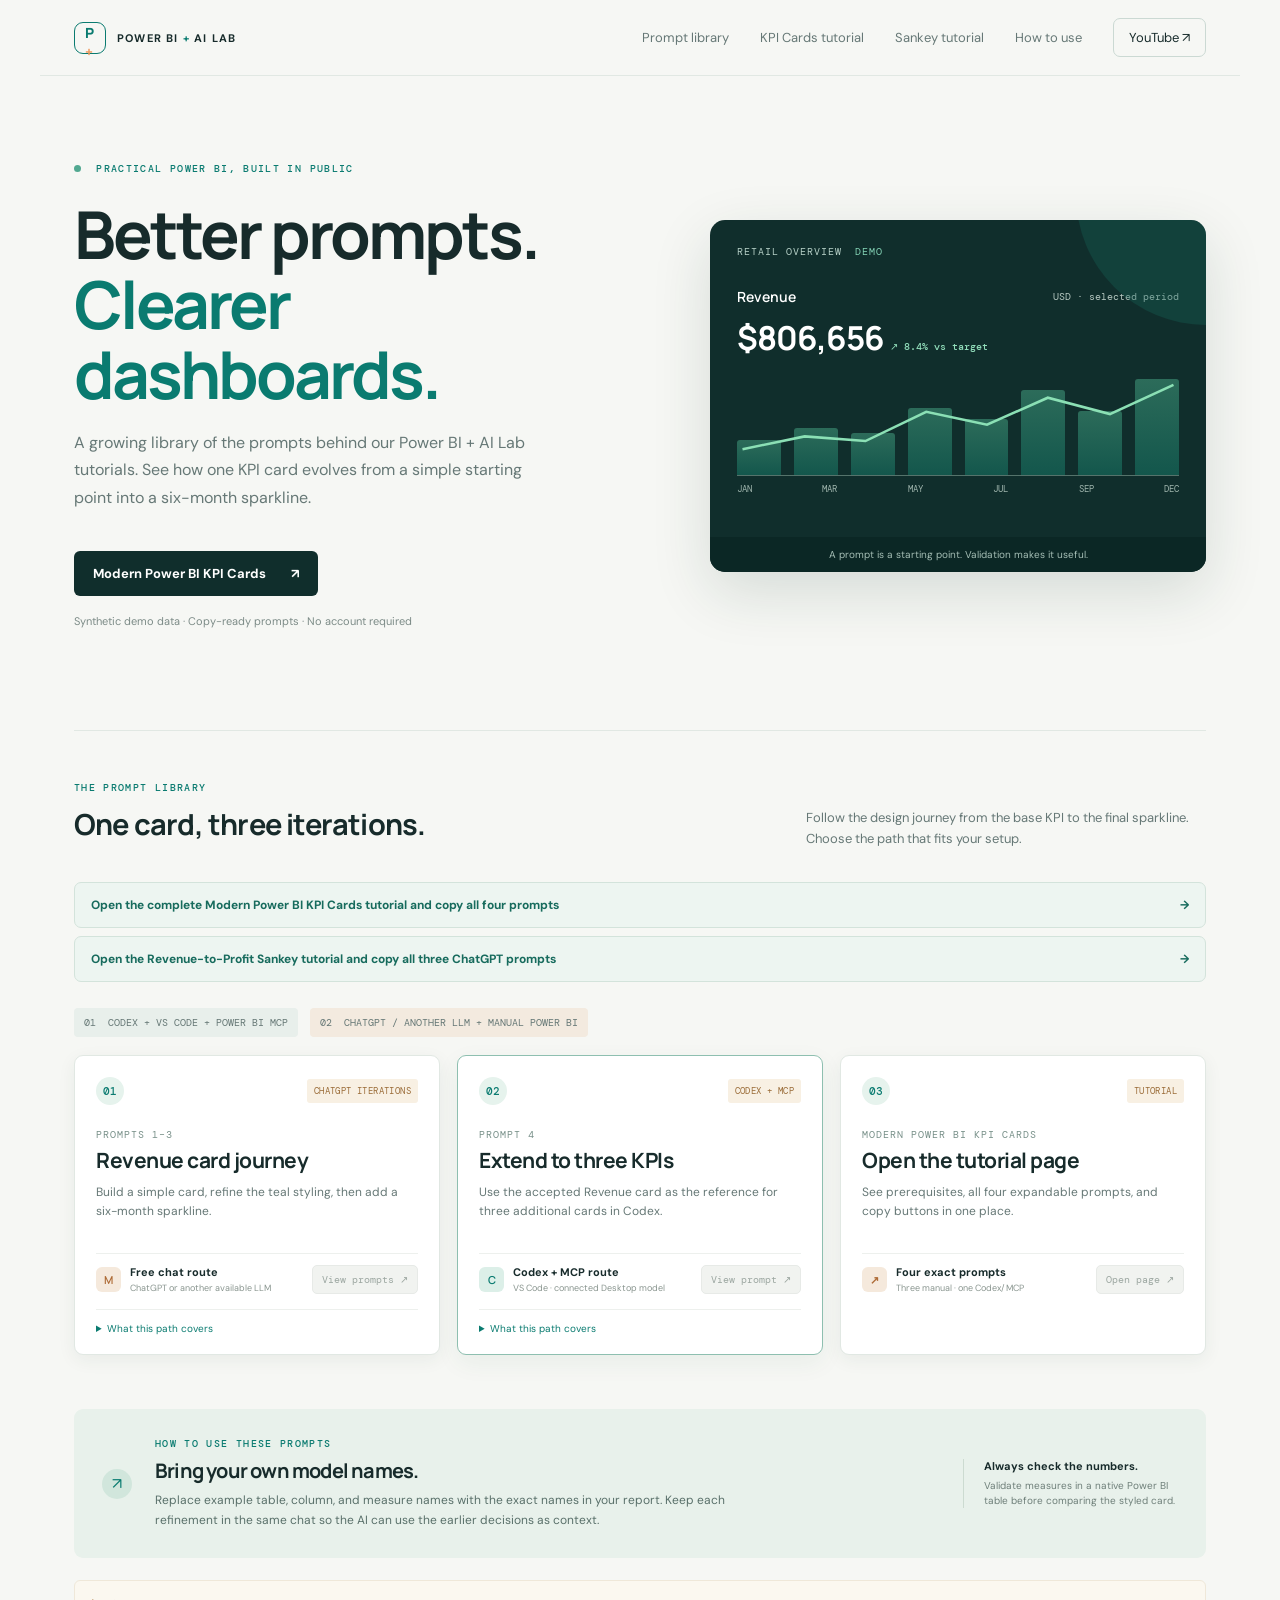
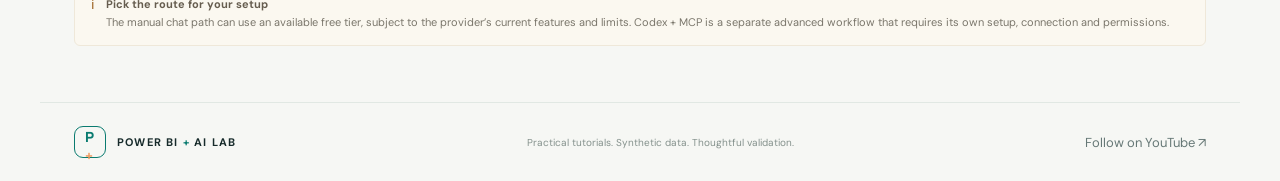
<file: index.html>
<!doctype html>
<html lang="en">
<head>
  <meta charset="utf-8">
  <meta name="viewport" content="width=device-width, initial-scale=1">
  <meta name="theme-color" content="#f6f7f4">
  <meta name="description" content="Prompt notes and practical Power BI experiments from Power BI + AI Lab.">
  <title>Power BI + AI Lab | Prompt Library</title>
  <link rel="stylesheet" href="styles.css">
</head>
<body>
  <header class="topbar">
    <a class="brand" href="#top" aria-label="Power BI and AI Lab home"><span class="brand-mark">P<span>+</span></span><span>POWER BI <i>+</i> AI LAB</span></a>
    <nav aria-label="Main navigation"><a href="#prompts">Prompt library</a><a href="tutorials/modern-power-bi-kpi-cards/">KPI Cards tutorial</a><a href="tutorials/revenue-to-profit-sankey/">Sankey tutorial</a><a href="#how-it-works">How to use</a><a class="nav-cta" href="https://www.youtube.com/@PowerBIAILab" target="_blank" rel="noreferrer">YouTube ↗</a></nav>
  </header>
  <main id="top">
    <section class="hero">
      <div class="hero-copy"><p class="eyebrow"><span class="live-dot"></span> PRACTICAL POWER BI, BUILT IN PUBLIC</p>
        <h1>Better prompts.<br><em>Clearer dashboards.</em></h1>
        <p class="lede">A growing library of the prompts behind our Power BI + AI Lab tutorials. See how one KPI card evolves from a simple starting point into a six-month sparkline.</p>
        <a class="button primary" href="tutorials/modern-power-bi-kpi-cards/">Modern Power BI KPI Cards <span>↗</span></a>
        <p class="hero-note">Synthetic demo data · Copy-ready prompts · No account required</p>
      </div>
      <div class="hero-art" aria-label="Illustration of a dashboard with KPI cards and a sparkline" role="img">
        <div class="art-label">RETAIL OVERVIEW <span>DEMO</span></div><div class="art-top"><b>Revenue</b><small>USD · selected period</small></div>
        <div class="art-value">$806,656<small> ↗ 8.4% vs target</small></div><div class="chart"><span style="--h:36%"></span><span style="--h:49%"></span><span style="--h:43%"></span><span style="--h:70%"></span><span style="--h:58%"></span><span style="--h:88%"></span><span style="--h:66%"></span><span style="--h:100%"></span><svg viewBox="0 0 320 82" preserveAspectRatio="none" aria-hidden="true"><polyline points="4,60 49,49 93,53 137,28 181,39 225,16 270,30 316,5"/></svg></div>
        <div class="art-bottom"><span>JAN</span><span>MAR</span><span>MAY</span><span>JUL</span><span>SEP</span><span>DEC</span></div><div class="art-caption">A prompt is a starting point. Validation makes it useful.</div>
      </div>
    </section>
    <section class="intro" id="prompts"><div><p class="eyebrow">THE PROMPT LIBRARY</p><h2>One card, three iterations.</h2></div><p>Follow the design journey from the base KPI to the final sparkline. Choose the path that fits your setup.</p></section>
    <a class="tutorial-link" href="tutorials/modern-power-bi-kpi-cards/">Open the complete Modern Power BI KPI Cards tutorial and copy all four prompts <span>→</span></a>
    <a class="tutorial-link" href="tutorials/revenue-to-profit-sankey/">Open the Revenue-to-Profit Sankey tutorial and copy all three ChatGPT prompts <span>→</span></a>
    <div class="path-key"><span class="path-a">01&nbsp; Codex + VS Code + Power BI MCP</span><span class="path-b">02&nbsp; ChatGPT / another LLM + manual Power BI</span></div>
    <section class="versions" aria-label="Modern Power BI KPI Cards tutorial">
      <article class="version-card"><div class="card-head"><span class="step">01</span><span class="status">CHATGPT ITERATIONS</span></div><p class="version-label">PROMPTS 1–3</p><h3>Revenue card journey</h3><p class="card-copy">Build a simple card, refine the teal styling, then add a six-month sparkline.</p><div class="path-row"><div><span class="path-icon b">M</span><div><b>Free chat route</b><small>ChatGPT or another available LLM</small></div></div><a class="copy link-button" href="tutorials/modern-power-bi-kpi-cards/#chatgpt">View prompts ↗</a></div><details><summary>What this path covers</summary><p>Three consecutive design iterations for a revenue card, with manual Power BI setup and native-table validation.</p></details></article>
      <article class="version-card featured"><div class="card-head"><span class="step">02</span><span class="status">CODEX + MCP</span></div><p class="version-label">PROMPT 4</p><h3>Extend to three KPIs</h3><p class="card-copy">Use the accepted Revenue card as the reference for three additional cards in Codex.</p><div class="path-row"><div><span class="path-icon a">C</span><div><b>Codex + MCP route</b><small>VS Code · connected Desktop model</small></div></div><a class="copy link-button" href="tutorials/modern-power-bi-kpi-cards/#codex">View prompt ↗</a></div><details><summary>What this path covers</summary><p>Inspect the existing model, add presentation measures, validate matching cards, and handle report layout through supported PBIP/PBIR or manual steps.</p></details></article>
      <article class="version-card"><div class="card-head"><span class="step">03</span><span class="status">TUTORIAL</span></div><p class="version-label">MODERN POWER BI KPI CARDS</p><h3>Open the tutorial page</h3><p class="card-copy">See prerequisites, all four expandable prompts, and copy buttons in one place.</p><div class="path-row"><div><span class="path-icon b">↗</span><div><b>Four exact prompts</b><small>Three manual · one Codex/MCP</small></div></div><a class="copy link-button" href="tutorials/modern-power-bi-kpi-cards/">Open page ↗</a></div></article>
    </section>
    <section class="callout" id="how-it-works"><div class="callout-mark">↗</div><div><p class="eyebrow">HOW TO USE THESE PROMPTS</p><h2>Bring your own model names.</h2><p>Replace example table, column, and measure names with the exact names in your report. Keep each refinement in the same chat so the AI can use the earlier decisions as context.</p></div><div class="callout-side"><b>Always check the numbers.</b><span>Validate measures in a native Power BI table before comparing the styled card.</span></div></section>
    <section class="note"><span>i</span><p><b>Pick the route for your setup</b><br>The manual chat path can use an available free tier, subject to the provider’s current features and limits. Codex + MCP is a separate advanced workflow that requires its own setup, connection and permissions.</p></section>
  </main>
  <footer><a class="brand" href="#top"><span class="brand-mark">P<span>+</span></span><span>POWER BI <i>+</i> AI LAB</span></a><span>Practical tutorials. Synthetic data. Thoughtful validation.</span><a href="https://www.youtube.com/@PowerBIAILab" target="_blank" rel="noreferrer">Follow on YouTube ↗</a></footer>
</body>
</html>
</file>
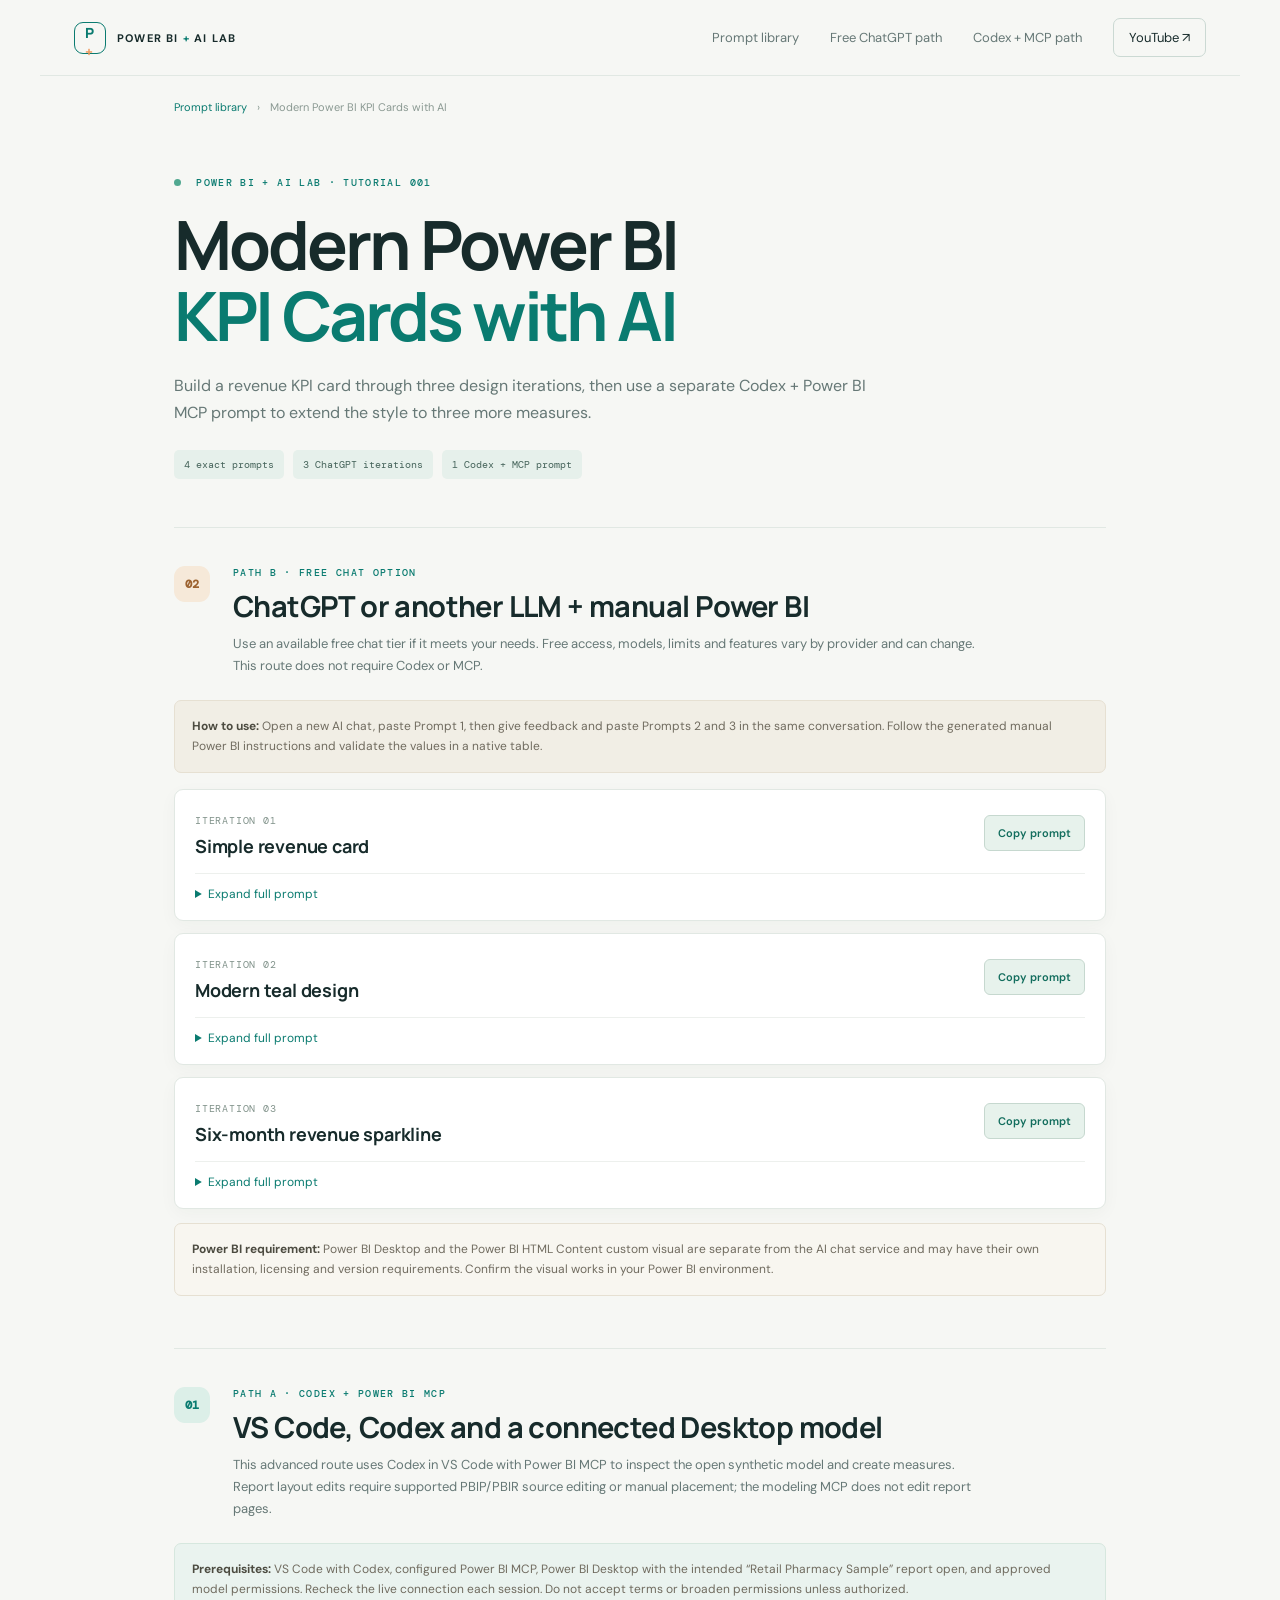
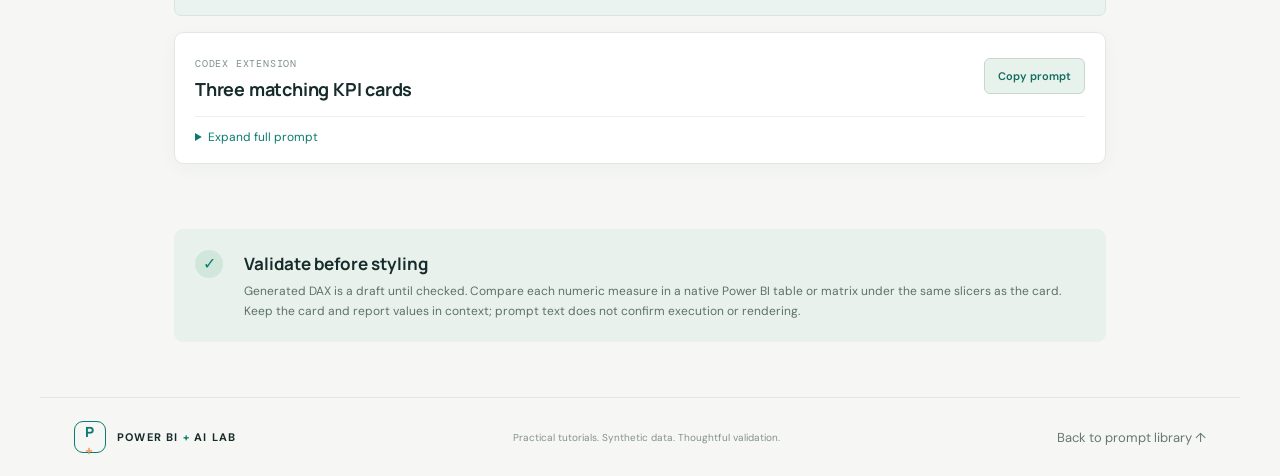
<file: tutorials/modern-power-bi-kpi-cards/index.html>
<!doctype html>
<html lang="en">
<head>
  <meta charset="utf-8">
  <meta name="viewport" content="width=device-width, initial-scale=1">
  <meta name="theme-color" content="#f6f7f4">
  <meta name="description" content="Four copy-ready AI prompts for building modern Power BI KPI cards: three ChatGPT iterations and one Codex with Power BI MCP prompt.">
  <title>Modern Power BI KPI Cards with AI | Power BI + AI Lab</title>
  <link rel="stylesheet" href="../../styles.css">
  <link rel="stylesheet" href="styles.css">
</head>
<body>
  <header class="topbar">
    <a class="brand" href="../../" aria-label="Power BI and AI Lab home"><span class="brand-mark">P<span>+</span></span><span>POWER BI <i>+</i> AI LAB</span></a>
    <nav aria-label="Main navigation"><a href="../../#prompts">Prompt library</a><a href="#chatgpt">Free ChatGPT path</a><a href="#codex">Codex + MCP path</a><a class="nav-cta" href="https://www.youtube.com/@PowerBIAILab" target="_blank" rel="noreferrer">YouTube ↗</a></nav>
  </header>
  <main id="top" class="tutorial-main">
    <div class="breadcrumbs"><a href="../../">Prompt library</a><span>›</span><span>Modern Power BI KPI Cards with AI</span></div>
    <section class="tutorial-hero">
      <p class="eyebrow"><span class="live-dot"></span> POWER BI + AI LAB · TUTORIAL 001</p>
      <h1>Modern Power BI<br><em>KPI Cards with AI</em></h1>
      <p class="lede">Build a revenue KPI card through three design iterations, then use a separate Codex + Power BI MCP prompt to extend the style to three more measures.</p>
      <div class="hero-chips"><span>4 exact prompts</span><span>3 ChatGPT iterations</span><span>1 Codex + MCP prompt</span></div>
    </section>
    <section class="path-panel" id="chatgpt">
      <div class="path-heading"><span class="route-number manual">02</span><div><p class="eyebrow">PATH B · FREE CHAT OPTION</p><h2>ChatGPT or another LLM + manual Power BI</h2><p>Use an available free chat tier if it meets your needs. Free access, models, limits and features vary by provider and can change. This route does not require Codex or MCP.</p></div></div>
      <div class="steps-note"><b>How to use:</b> Open a new AI chat, paste Prompt 1, then give feedback and paste Prompts 2 and 3 in the same conversation. Follow the generated manual Power BI instructions and validate the values in a native table.</div>
      <article class="prompt-card">
        <div class="prompt-title"><div><span class="iteration">ITERATION 01</span><h3>Simple revenue card</h3></div><button class="copy-button" data-copy="prompt-1">Copy prompt</button></div>
        <details><summary>Expand full prompt</summary><pre id="prompt-1">You are a Principal Power BI developer. Help me create a simple revenue KPI card using the Power BI HTML Content custom visual.

My table is StarterDailyKPI. These validated measures already exist:
- [Total Revenue] — revenue in US dollars
- [Revenue Target] — target in US dollars
- [Revenue Attainment] — revenue divided by target

They respond to Month, Region, and Store slicers. Keep these measures and their filter behavior unchanged.

Create a DAX measure named [Revenue Card HTML] showing:
- “Revenue” as the title
- Revenue as the main value, using compact currency formatting
- Target and attainment underneath

Use a compact layout suitable for several cards in one row: white background, readable text, one subtle border, minimal padding, and no unnecessary outer spacing. Avoid fixed dimensions that cause scrolling. Do not hide overflow or clip content.

At the top of the DAX, include clearly commented settings for colors, font sizes, border color/width, corner radius, padding, and text spacing. Make these easy for a beginner to adjust.

Show “No data” for blank revenue, preserve zero values, and show “N/A” for blank attainment.

Provide the complete DAX and brief visual setup instructions. Explain which settings to adjust if the card is too large or has extra space around it. State any visual-version limitations.

This is version one of at least three iterations. Keep it simple—no charts, progress bars, or icons yet. Wait for my feedback before improving it.</pre></details>
      </article>
      <article class="prompt-card">
        <div class="prompt-title"><div><span class="iteration">ITERATION 02</span><h3>Modern teal design</h3></div><button class="copy-button" data-copy="prompt-2">Copy prompt</button></div>
        <details><summary>Expand full prompt</summary><pre id="prompt-2">Let’s create version two of the card. Make it look more modern while keeping it compact and readable alongside other cards.

Use a restrained teal accent, a slim accent strip on the left, a subtle background tint, and clearer contrast between the main revenue value and supporting text. Improve spacing without making the card larger. Avoid heavy shadows.

Keep the commented customization variables at the top of the DAX. Add clearly explained settings for the accent color and strip width.

Preserve the existing measures, slicer behavior, currency formatting, and blank/zero handling. Do not add charts, progress bars, or icons yet. Avoid fixed dimensions, scrolling, clipped content, or unnecessary outer spacing.

Provide the complete replacement [Revenue Card HTML] measure and briefly explain the design changes. Wait for my feedback before the next iteration.</pre></details>
      </article>
      <article class="prompt-card">
        <div class="prompt-title"><div><span class="iteration">ITERATION 03</span><h3>Six-month revenue sparkline</h3></div><button class="copy-button" data-copy="prompt-3">Copy prompt</button></div>
        <details><summary>Expand full prompt</summary><pre id="prompt-3">Let’s create version three by adding a compact six-month revenue sparkline. Keep the current styling and editable customization settings.

Use [Total Revenue], 'StarterDailyKPI'[Date], and the Month slicer 'StarterDailyKPI'[Year Month]. Store and Region columns are [StoreName] and [Region].

Period rules:
- Default to the latest six calendar months in the dataset—not relative to today.
- Use that default when the slicer is cleared, unrestricted, or all months/years are selected.
- When one month is selected, make it the sixth and final month, preceded by five calendar months.
- When several months are selected, consecutive or scattered, use the latest selected month as the sixth month.
- Always show six consecutive calendar months, including months outside the slicer selection.

Examples:
- All months selected, with data ending December 2025: July–December 2025.
- October 2025 selected: May–October 2025.
- March and December 2025 selected: July–December 2025.

Keep the anchor consistent across stores. Override date filters only for the sparkline window; preserve Store, Region, and other non-date filters. Keep the main card values tied to the actual slicer selection.

Label the sparkline’s period. Preserve recorded zeros, show gaps for missing months, and safely handle incomplete history, flat or negative values, single-point and all-blank results.

Use inline SVG supported by HTML Content, without JavaScript or external assets. Format SVG coordinates, line thickness and marker sizes using FORMAT(value, "0.000", "en-US"). Avoid "0.###", which can produce trailing decimal points such as "5.".

Use descriptive __-prefixed DAX variables to avoid reserved-name collisions.

Create helper measures if useful. Add beginner-friendly comments explaining the default period, selected-month behavior, filter handling, missing data and scaling. Include editable settings for month count, line color, thickness, height, markers and spacing.

Keep the card compact without clipping content or hiding scrollbars.

Provide complete DAX for any helper measures and the replacement HTML measure, with brief setup instructions. Include native-table checks for all months selected, one month selected, and scattered selections. Do not claim execution or rendering was tested.

Wait for my feedback.</pre></details>
      </article>
      <p class="requirements"><b>Power BI requirement:</b> Power BI Desktop and the Power BI HTML Content custom visual are separate from the AI chat service and may have their own installation, licensing and version requirements. Confirm the visual works in your Power BI environment.</p>
    </section>
    <section class="path-panel codex-panel" id="codex">
      <div class="path-heading"><span class="route-number codex">01</span><div><p class="eyebrow">PATH A · CODEX + POWER BI MCP</p><h2>VS Code, Codex and a connected Desktop model</h2><p>This advanced route uses Codex in VS Code with Power BI MCP to inspect the open synthetic model and create measures. Report layout edits require supported PBIP/PBIR source editing or manual placement; the modeling MCP does not edit report pages.</p></div></div>
      <div class="steps-note"><b>Prerequisites:</b> VS Code with Codex, configured Power BI MCP, Power BI Desktop with the intended “Retail Pharmacy Sample” report open, and approved model permissions. Recheck the live connection each session. Do not accept terms or broaden permissions unless authorized.</div>
      <article class="prompt-card">
        <div class="prompt-title"><div><span class="iteration">CODEX EXTENSION</span><h3>Three matching KPI cards</h3></div><button class="copy-button" data-copy="prompt-4">Copy prompt</button></div>
        <details><summary>Expand full prompt</summary><pre id="prompt-4">You are a Principal Power BI developer. Use the configured Power BI MCP to discover and connect to the open “Retail Pharmacy Sample” report in Power BI Desktop.

Inspect the existing measures and use my completed HTML Content Revenue KPI card as the design reference. Identify the measure actually bound to that visual; do not assume an older Revenue HTML measure is the final version.

Create matching HTML Content cards for:
- [Filled Prescriptions]
- [Gross Margin]
- [Average Wait Minutes]

Match the Revenue card’s colors, accent strip, typography, borders, spacing, and sparkline style. Keep the cards compact enough to fit together in the existing four-card row.

Use the existing numeric measures unchanged:
- Filled Prescriptions: whole-number count.
- Gross Margin: percentage calculated from total gross profit divided by total revenue.
- Average Wait Minutes: sample-weighted average, displayed in minutes.

Do not invent targets, attainment percentages, or favorable/unfavorable trend rules for these metrics.

For each sparkline:
- All months selected or unrestricted: latest six calendar months in the dataset.
- One month selected: that month plus the preceding five calendar months.
- Exactly six selected: those exact months in chronological order.
- Every other selection: latest six calendar months in the dataset.
- Preserve Store and Region filters. Keep the main KPI value tied to the actual slicer selection.
- Evaluate each existing measure separately for each plotted month. Preserve zeros and gaps for missing data.

Reuse the Revenue helper where its logic applies. Do not modify it or the Revenue card. Use descriptive __-prefixed variables and FORMAT(value, "0.000", "en-US") for SVG numbers.

Add beginner-friendly DAX comments and clearly labeled customization variables, following the Revenue measure.

Before editing, save a local source backup. Limit changes strictly to:
1. The new presentation measures and any essential new helpers.
2. Replacing the three corresponding native KPI visuals with matching HTML Content visuals.

Do not change existing measures, tables, columns, relationships, data, queries, slicers, charts, other pages, or the Revenue visual.

The modeling MCP does not edit report layouts. Use supported PBIP/PBIR source editing for visual replacement only if the intended report source is verified. Otherwise, create the measures and provide exact manual placement/binding steps. Do not guess the report path.

Validate each new card against its native numeric measure under identical filters, including totals, single/multiple selections, and blank/zero cases. Verify rendering separately where possible.

Report exactly what changed, what was tested, and what remains pending. Do not publish or upload anything.</pre></details>
      </article>
    </section>
    <section class="validation-note"><span class="note-icon">✓</span><div><h2>Validate before styling</h2><p>Generated DAX is a draft until checked. Compare each numeric measure in a native Power BI table or matrix under the same slicers as the card. Keep the card and report values in context; prompt text does not confirm execution or rendering.</p></div></section>
    <p class="copy-status" role="status" aria-live="polite"></p>
  </main>
  <footer><a class="brand" href="../../"><span class="brand-mark">P<span>+</span></span><span>POWER BI <i>+</i> AI LAB</span></a><span>Practical tutorials. Synthetic data. Thoughtful validation.</span><a href="../../">Back to prompt library ↑</a></footer>
  <script src="script.js" defer></script>
</body>
</html>
</file>
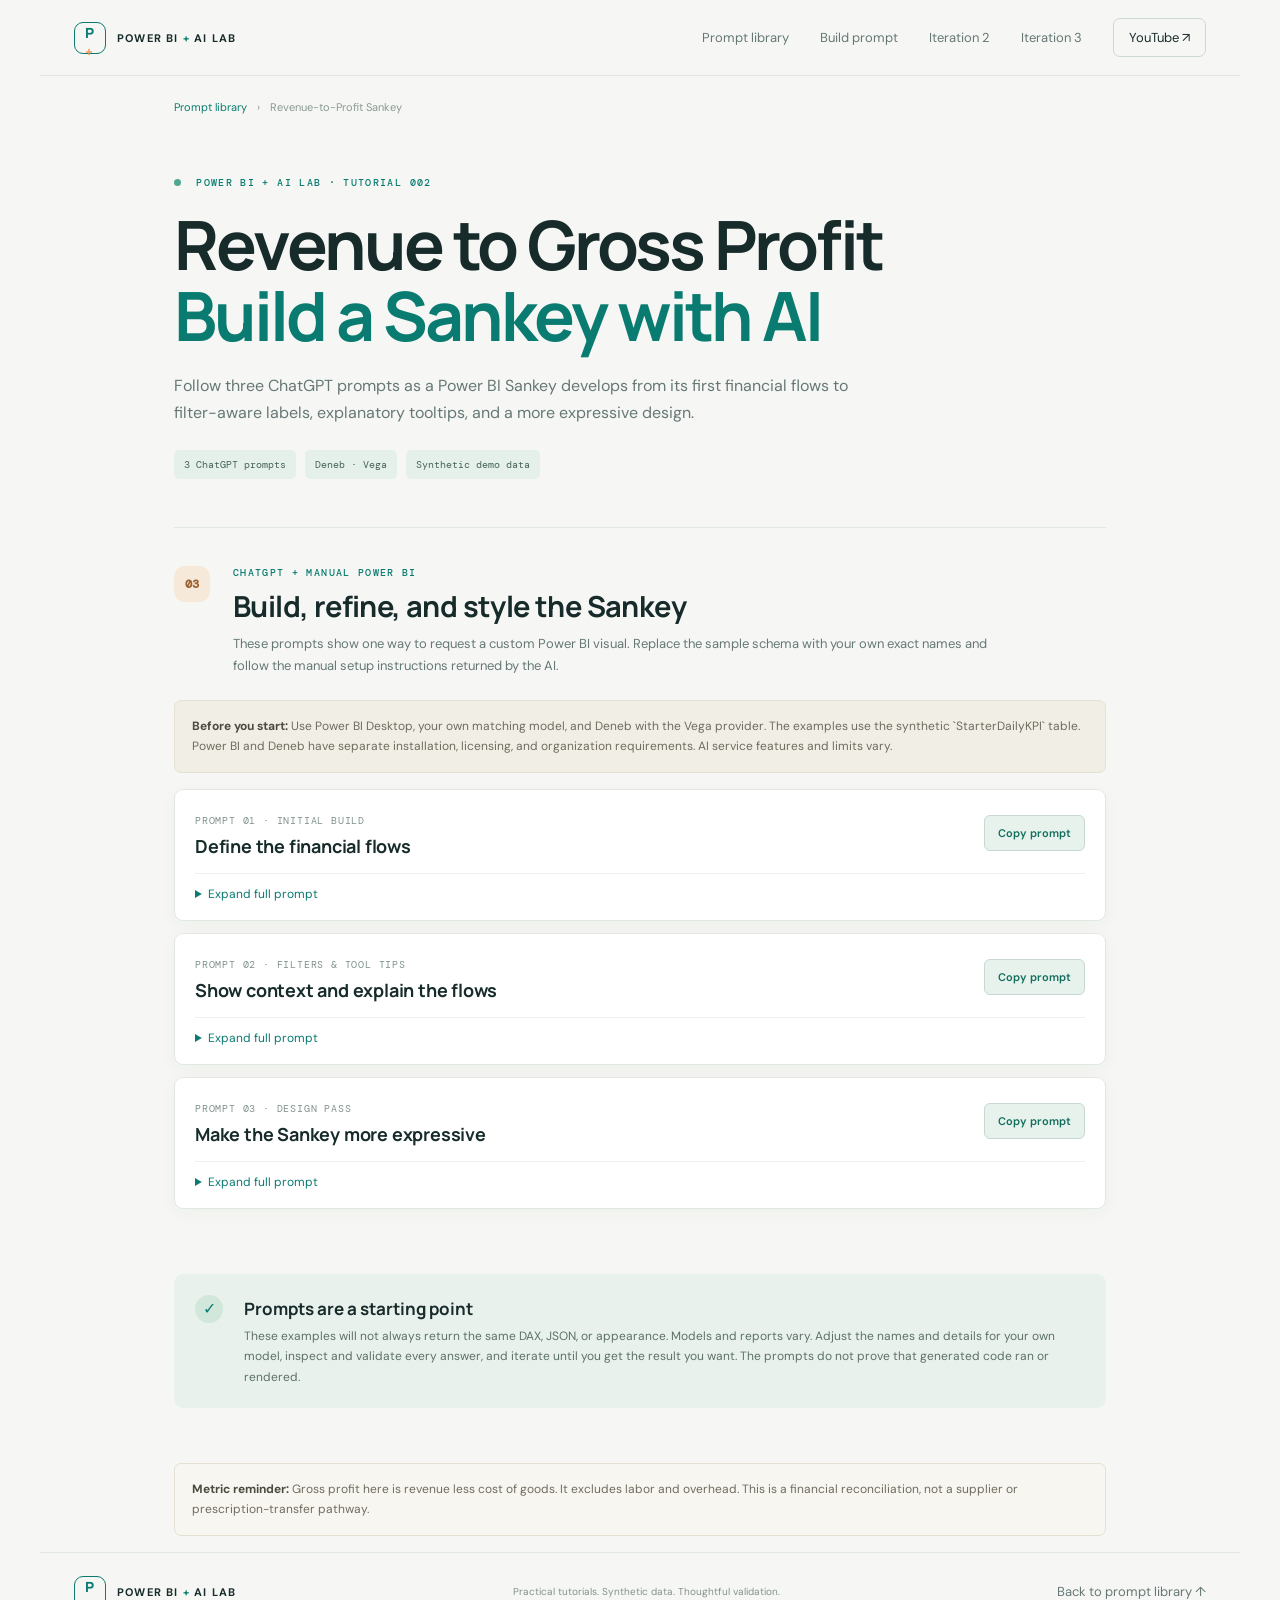
<file: tutorials/revenue-to-profit-sankey/index.html>
<!doctype html>
<html lang="en">
<head>
  <meta charset="utf-8">
  <meta name="viewport" content="width=device-width, initial-scale=1">
  <meta name="theme-color" content="#f6f7f4">
  <meta name="description" content="Three copy-ready ChatGPT prompts for building and refining a Revenue-to-Profit Sankey in Power BI with Deneb and Vega.">
  <title>Power BI Revenue-to-Profit Sankey with AI | Power BI + AI Lab</title>
  <link rel="stylesheet" href="../../styles.css">
  <link rel="stylesheet" href="../modern-power-bi-kpi-cards/styles.css">
</head>
<body>
  <header class="topbar">
    <a class="brand" href="../../" aria-label="Power BI and AI Lab home"><span class="brand-mark">P<span>+</span></span><span>POWER BI <i>+</i> AI LAB</span></a>
    <nav aria-label="Main navigation"><a href="../../#prompts">Prompt library</a><a href="#prompt-1">Build prompt</a><a href="#prompt-2">Iteration 2</a><a href="#prompt-3">Iteration 3</a><a class="nav-cta" href="https://www.youtube.com/@PowerBIAILab" target="_blank" rel="noreferrer">YouTube ↗</a></nav>
  </header>
  <main id="top" class="tutorial-main">
    <div class="breadcrumbs"><a href="../../">Prompt library</a><span>›</span><span>Revenue-to-Profit Sankey</span></div>
    <section class="tutorial-hero">
      <p class="eyebrow"><span class="live-dot"></span> POWER BI + AI LAB · TUTORIAL 002</p>
      <h1>Revenue to Gross Profit<br><em>Build a Sankey with AI</em></h1>
      <p class="lede">Follow three ChatGPT prompts as a Power BI Sankey develops from its first financial flows to filter-aware labels, explanatory tooltips, and a more expressive design.</p>
      <div class="hero-chips"><span>3 ChatGPT prompts</span><span>Deneb · Vega</span><span>Synthetic demo data</span></div>
    </section>
    <section class="path-panel" id="chatgpt">
      <div class="path-heading"><span class="route-number manual">03</span><div><p class="eyebrow">CHATGPT + MANUAL POWER BI</p><h2>Build, refine, and style the Sankey</h2><p>These prompts show one way to request a custom Power BI visual. Replace the sample schema with your own exact names and follow the manual setup instructions returned by the AI.</p></div></div>
      <div class="steps-note"><b>Before you start:</b> Use Power BI Desktop, your own matching model, and Deneb with the Vega provider. The examples use the synthetic `StarterDailyKPI` table. Power BI and Deneb have separate installation, licensing, and organization requirements. AI service features and limits vary.</div>
      <article class="prompt-card" id="prompt-1">
        <div class="prompt-title"><div><span class="iteration">PROMPT 01 · INITIAL BUILD</span><h3>Define the financial flows</h3></div><button class="copy-button" data-copy="sankey-prompt-1">Copy prompt</button></div>
        <details><summary>Expand full prompt</summary><pre id="sankey-prompt-1">You are a Principal Power BI Dashboard Developer. Help me build a Revenue-to-Profit Sankey in my synthetic retail pharmacy Power BI report. You cannot see my open model, so use the exact details I provide and don't claim to edit or inspect Power BI.

My table is `StarterDailyKPI`. Fields: `RxRevenueUSD`, `RxCOGSUSD`, `RxGrossProfitUSD`, `FrontStoreRevenueUSD`, `FrontStoreCOGSUSD`, `TotalRevenueUSD`, `TotalGrossProfitUSD`, `Year Month`, `Region`, and `StoreName`. Existing measures: `[Total Revenue] = SUM('StarterDailyKPI'[TotalRevenueUSD])`, `[Gross Profit] = SUM('StarterDailyKPI'[TotalGrossProfitUSD])`, `[Gross Margin] = DIVIDE([Gross Profit], [Total Revenue])`. Leave them unchanged.

Build exactly four financial links: Rx revenue to Rx cost and Rx gross profit; front-store revenue to front-store cost and front-store gross profit. Calculate front-store gross profit as selected front-store revenue minus selected front-store cost. Gross profit excludes labor and overhead. This is a financial reconciliation, not a supplier or transfer flow.

Give me the complete numeric DAX measures, a short native-table check, a complete Deneb Vega spec, exact fields to bind, and numbered manual Power BI steps to add, format, test and save the visual. Use the attached dashboard screenshot for the light-gray page, white chart panels, mint KPI cards, blue revenue, indigo cost and teal gross profit. Group easy-to-change style settings near the top of the Vega spec: colors, fonts, text sizes, node/link sizes, spacing, borders and corner rounding. Keep DAX numeric and readable; put visual styling in Vega. Use Vega, not Vega-Lite.

Check against these reference values. Each line is revenue / cost / gross profit:
- All data, Rx: $209,971,320.42 / $169,671,961.85 / $40,299,358.57
- All data, front store: $14,234,910.02 / $8,816,975.28 / $5,417,934.74
- Region A, Store All, May–October 2024, Rx: $14,136,327.46 / $11,292,657.05 / $2,843,670.41
- Same selection, front store: $999,652.06 / $618,791.05 / $380,861.01

Explain unfamiliar terms simply. Tell me what to check if the numbers or visual differ, and don't claim the chart rendered successfully until I observe it in Desktop.</pre></details>
      </article>
      <article class="prompt-card" id="prompt-2">
        <div class="prompt-title"><div><span class="iteration">PROMPT 02 · FILTERS & TOOL TIPS</span><h3>Show context and explain the flows</h3></div><button class="copy-button" data-copy="sankey-prompt-2">Copy prompt</button></div>
        <details><summary>Expand full prompt</summary><pre id="sankey-prompt-2">You are a Principal Power BI Dashboard Developer. Improve the Sankey you just built based on these requirements. Keep the same four financial flows, numeric DAX, data, report layout, and existing slicers. Do not rebuild unrelated parts of the report.

1. Make the chart's context labels respond to the current Power BI filter selections for `Year Month`, `Region`, and `StoreName`. Show the selected month or month range, region, and store (or “All” when unfiltered). Handle one selection, multiple selections, and no selection clearly. Do not hard-code the screenshot's Region A or May–October 2024 values. Explain which Deneb fields or measures must be bound for the labels to update.

2. Make the visual resize with its Power BI visual container if the installed Deneb/Vega version supports it. If fully responsive sizing is not supported, make the fallback easy for a beginner to edit: group and clearly name the width/height and the bar/node thickness, label size, spacing, padding, colors, border, and corner-radius settings near the top of the Vega spec. Explain exactly which settings to change when the visual is made larger or smaller. Preserve readable labels and avoid clipping.

3. Add hover tooltips that explain each node or flow in plain language. Include its name, the current filtered USD amount, and a short definition (for example, cost of goods is the purchase cost of items sold; gross profit is revenue minus cost of goods and excludes labor and overhead). Make the tooltip values follow the same `Year Month`, `Region`, and `StoreName` filters as the chart. Show numeric values with clear USD formatting. Do not imply supplier, transfer, or physical-product movement.

Return the complete corrected Vega spec, any additional numeric DAX measures only if truly needed, exact Deneb field bindings, and concise replacement steps. Keep existing measures unchanged. Confirm the spec uses Vega, not Vega-Lite, and check compatibility with the installed Deneb version/provider. If you cannot verify or implement a requirement, say so and give the simplest manual workaround. Do not claim the visual rendered or resized until I verify it in Power BI Desktop.</pre></details>
      </article>
      <article class="prompt-card" id="prompt-3">
        <div class="prompt-title"><div><span class="iteration">PROMPT 03 · DESIGN PASS</span><h3>Make the Sankey more expressive</h3></div><button class="copy-button" data-copy="sankey-prompt-3">Copy prompt</button></div>
        <details><summary>Expand full prompt</summary><pre id="sankey-prompt-3">You are a Principal Power BI Dashboard Developer. Give the current Revenue-to-Profit Sankey a more eye-catching, polished design that showcases what Deneb and AI can do. This is the next design iteration, not a new chart: keep the same four financial flows, values, filter-aware context labels, responsive behavior or beginner-editable size controls, and explanatory hover tooltips. Do not change the DAX or dashboard data.

Add intentional accent colors and a more colorful chart title. Use a small number of clear visual accents to distinguish prescription and front-store revenue, cost of goods, and gross profit. You may go beyond the existing report colors, but keep the result cohesive, professional, high-contrast, and easy to read. Consider subtle node treatments, flow colors, a title accent or underline, and small icons where they clarify the categories. Avoid decorative clutter, misleading symbols, color-only meaning, and supplier or transfer imagery.

Use icons only if they work reliably in the installed Deneb/Vega provider without external files or web requests. Prefer simple built-in shapes or self-contained vector marks; otherwise use clearly labeled text and omit the icons. Make colors, title colors, icon/shape sizing, fonts, borders, spacing, and other styling easy to find and adjust near the top of the Vega spec.

Return the complete replacement Vega spec and a brief explanation of the design choices and the few settings a beginner can change. Preserve filter behavior, labels, tooltips, chart resizing, number formatting, and all four reconciled flows. Confirm Vega (not Vega-Lite) compatibility with the installed Deneb version. Do not say the redesign rendered correctly until I verify it in Desktop.</pre></details>
      </article>
    </section>
    <section class="validation-note"><span class="note-icon">✓</span><div><h2>Prompts are a starting point</h2><p>These examples will not always return the same DAX, JSON, or appearance. Models and reports vary. Adjust the names and details for your own model, inspect and validate every answer, and iterate until you get the result you want. The prompts do not prove that generated code ran or rendered.</p></div></section>
    <section class="requirements"><b>Metric reminder:</b> Gross profit here is revenue less cost of goods. It excludes labor and overhead. This is a financial reconciliation, not a supplier or prescription-transfer pathway.</section>
    <p class="copy-status" role="status" aria-live="polite"></p>
  </main>
  <footer><a class="brand" href="../../"><span class="brand-mark">P<span>+</span></span><span>POWER BI <i>+</i> AI LAB</span></a><span>Practical tutorials. Synthetic data. Thoughtful validation.</span><a href="../../">Back to prompt library ↑</a></footer>
  <script src="../modern-power-bi-kpi-cards/script.js" defer></script>
</body>
</html>
</file>
<file: styles.css>
@import url('https://fonts.googleapis.com/css2?family=DM+Mono:wght@400;500&family=DM+Sans:wght@400;500;600;700&family=Manrope:wght@400;500;600;700;800&display=swap');
:root{--ink:#172b2b;--muted:#667876;--paper:#f6f7f4;--white:#fff;--line:#e1e8e3;--teal:#0a7b70;--mint:#d7eee6;--dark:#102e2c;--orange:#ef9b60}*{box-sizing:border-box}html{scroll-behavior:smooth}body{margin:0;background:var(--paper);color:var(--ink);font-family:'DM Sans',sans-serif;-webkit-font-smoothing:antialiased}.topbar{height:76px;max-width:1200px;margin:auto;padding:0 34px;display:flex;align-items:center;justify-content:space-between;border-bottom:1px solid var(--line)}.brand{display:flex;align-items:center;gap:11px;text-decoration:none;color:var(--ink);font-size:11px;font-weight:700;letter-spacing:1.2px}.brand i{font-style:normal;color:var(--teal)}.brand-mark{width:32px;height:32px;border:1.5px solid var(--teal);border-radius:9px;display:grid;place-items:center;color:var(--teal);font:800 14px Manrope}.brand-mark span{color:var(--orange)}nav{display:flex;align-items:center;gap:31px}nav a,footer>a:last-child{color:var(--muted);font-size:13px;text-decoration:none}nav a:hover,footer>a:last-child:hover{color:var(--teal)}nav .nav-cta{border:1px solid #cbd9d3;padding:10px 15px;border-radius:7px;color:var(--ink)}main{max-width:1200px;margin:auto;padding:0 34px}.hero{display:grid;grid-template-columns:1fr .94fr;gap:60px;align-items:center;padding:76px 0 91px}.eyebrow{font:500 10px 'DM Mono',monospace;letter-spacing:1.35px;color:var(--teal)}.live-dot{width:7px;height:7px;display:inline-block;border-radius:99px;background:#51a890;margin-right:8px}.hero h1{font:700 clamp(42px,5.2vw,66px)/1.06 Manrope,sans-serif;letter-spacing:-3px;margin:25px 0 19px}.hero h1 em{font-style:normal;color:var(--teal)}.lede{max-width:475px;color:var(--muted);font-size:16px;line-height:1.72}.button{margin-top:24px;padding:14px 19px;border-radius:6px;display:inline-flex;gap:25px;align-items:center;text-decoration:none;font-size:13px;font-weight:700}.primary{background:var(--dark);color:white}.primary:hover{background:var(--teal)}.hero-note{font-size:11px;color:#7c8b87;margin-top:18px}.hero-art{height:352px;max-width:496px;width:100%;justify-self:end;background:var(--dark);border-radius:15px;padding:25px 27px;color:white;position:relative;box-shadow:0 20px 60px #163a2c24;overflow:hidden}.hero-art:after{content:'';position:absolute;width:260px;height:260px;right:-130px;top:-155px;border-radius:50%;background:#17685a55}.art-label{font:10px 'DM Mono',monospace;color:#b6d0c7;letter-spacing:1px}.art-label span{margin-left:6px;color:#83d2b5}.art-top{margin-top:29px;display:flex;justify-content:space-between;align-items:center}.art-top b{font:600 14px Manrope}.art-top small{font:10px 'DM Mono',monospace;color:#b6c8c1}.art-value{font:700 33px Manrope;letter-spacing:-1px;margin:9px 0 19px}.art-value small{font:500 10px 'DM Mono',monospace;color:#91ddba;letter-spacing:0}.chart{height:97px;display:flex;align-items:flex-end;gap:13px;position:relative;border-bottom:1px solid #55736b}.chart span{height:var(--h);flex:1;background:linear-gradient(0deg,#178a75,#50ba94);opacity:.44;border-radius:3px 3px 0 0}.chart svg{position:absolute;width:100%;height:100%;inset:0;overflow:visible}.chart polyline{fill:none;stroke:#8be0b5;stroke-width:2.6;vector-effect:non-scaling-stroke}.art-bottom{display:flex;justify-content:space-between;color:#9fb5ad;font:9px 'DM Mono';margin-top:7px}.art-caption{position:absolute;bottom:0;left:0;right:0;background:#0b2725;color:#a5beb5;text-align:center;padding:11px;font-size:10px}.intro{border-top:1px solid var(--line);padding:40px 0 25px;display:flex;align-items:end;justify-content:space-between;gap:30px}.intro h2,.callout h2{font:700 29px Manrope;letter-spacing:-.8px;margin:9px 0}.intro>p{max-width:400px;margin:0 0 4px;color:var(--muted);font-size:13px;line-height:1.6}.path-key{display:flex;gap:12px;padding:18px 0;color:var(--muted);font:10px 'DM Mono';text-transform:uppercase}.path-a,.path-b{padding:8px 10px;border-radius:4px;background:#e8efeb}.path-b{background:#f3eadf}.versions{display:grid;grid-template-columns:repeat(3,1fr);gap:17px}.version-card{background:var(--white);border:1px solid var(--line);border-radius:9px;padding:21px 21px 19px;box-shadow:0 5px 18px #1d3c2910}.version-card.featured{border-color:#8ebfb0;box-shadow:0 8px 24px #1d624110}.card-head{display:flex;align-items:center;justify-content:space-between}.step{width:28px;height:28px;border-radius:50%;background:#e6f3ed;color:var(--teal);display:grid;place-items:center;font:500 11px 'DM Mono'}.status{font:9px 'DM Mono';letter-spacing:.4px;color:#9a6c38;background:#f8f0e3;padding:6px 7px;border-radius:3px}.version-label{font:10px 'DM Mono';letter-spacing:1px;color:#789089;margin:23px 0 5px}.version-card h3{font:700 21px Manrope;letter-spacing:-.5px;margin:0}.card-copy{height:56px;color:var(--muted);font-size:12px;line-height:1.55;margin:9px 0 14px}.path-row{display:flex;align-items:center;justify-content:space-between;padding:11px 0;border-top:1px solid #edf0ed;gap:8px}.path-row>div{display:flex;align-items:center;gap:9px}.path-icon{width:25px;height:25px;border-radius:6px;display:grid;place-items:center;font:600 11px Manrope}.path-icon.a{background:#dcefe8;color:var(--teal)}.path-icon.b{background:#f5e9dc;color:#ad6a35}.path-row b{font-size:11px;display:block}.path-row small{display:block;color:#89958f;font-size:9px;margin-top:3px}.copy{font:10px 'DM Mono';padding:7px 9px;border-radius:5px;background:#f1f3f0;color:#9ca7a1;border:1px solid #e7eae7;white-space:nowrap}.copy:disabled{cursor:not-allowed}details{border-top:1px solid #edf0ed;margin-top:4px;padding-top:12px}summary{font-size:10px;color:var(--teal);cursor:pointer}details p{font-size:11px;line-height:1.55;color:var(--muted)}.callout{margin-top:54px;padding:28px;background:#e8f1eb;border-radius:9px;display:grid;grid-template-columns:35px 1fr 215px;gap:18px;align-items:center}.callout-mark{width:30px;height:30px;background:#d1e6dc;border-radius:50%;display:grid;place-items:center;color:var(--teal)}.callout .eyebrow{margin:0}.callout h2{font-size:20px;margin:7px 0}.callout>div:nth-child(2)>p:last-child{font-size:12px;line-height:1.6;color:#59706a;margin:0;max-width:620px}.callout-side{border-left:1px solid #ccdbd1;padding-left:20px}.callout-side b{font-size:11px;display:block}.callout-side span{font-size:10px;color:#6e7f79;line-height:1.5;display:block;margin-top:5px}.note{margin:22px 0 56px;padding:14px 16px;display:flex;gap:12px;background:#fbf8f0;border:1px solid #efe8d9;border-radius:6px}.note>span{font:600 13px Manrope;color:#a8753b}.note p{margin:0;color:#7a766b;font-size:11px;line-height:1.65}.note b{color:#665d4f}footer{border-top:1px solid var(--line);max-width:1200px;margin:auto;padding:23px 34px;display:flex;align-items:center;justify-content:space-between}footer>span{font-size:10px;color:#84918c}
@media(max-width:800px){.hero{grid-template-columns:1fr;gap:40px;padding:52px 0 60px}.hero-art{justify-self:start;max-width:none}.versions{grid-template-columns:1fr}.card-copy{height:auto;min-height:0}.callout{grid-template-columns:35px 1fr}.callout-side{grid-column:2;border:0;border-top:1px solid #ccdbd1;padding:14px 0 0}.intro{align-items:start;flex-direction:column;gap:7px}}@media(max-width:520px){.topbar{height:64px;padding:0 18px}main{padding:0 18px}nav{gap:12px}nav>a:not(.nav-cta){display:none}.hero h1{letter-spacing:-2px}.hero-art{height:320px;padding:20px}.art-value{font-size:28px}.path-key{flex-direction:column;align-items:start}.callout{padding:20px 16px}footer{padding:20px 18px;gap:14px;flex-wrap:wrap}footer>span{order:3;width:100%}}
.tutorial-link{display:flex;justify-content:space-between;align-items:center;gap:18px;margin:4px 0 8px;padding:14px 16px;border:1px solid #d3e3db;border-radius:7px;background:#edf5f1;color:#176b5d;text-decoration:none;font-size:12px;font-weight:700}.tutorial-link:hover{background:#e0efe8}.link-button{text-decoration:none;display:inline-block}
</file>
<file: tutorials/modern-power-bi-kpi-cards/styles.css>
.tutorial-main{max-width:1000px}.breadcrumbs{display:flex;gap:10px;align-items:center;padding:24px 0 0;color:#8a9992;font-size:11px}.breadcrumbs a{color:var(--teal);text-decoration:none}.tutorial-hero{padding:52px 0 48px;border-bottom:1px solid var(--line)}.tutorial-hero h1{font:700 clamp(42px,6vw,68px)/1.05 Manrope,sans-serif;letter-spacing:-3px;margin:20px 0}.tutorial-hero h1 em{font-style:normal;color:var(--teal)}.tutorial-hero .lede{max-width:710px}.hero-chips{display:flex;gap:9px;flex-wrap:wrap;margin-top:23px}.hero-chips span{font:10px 'DM Mono',monospace;color:#45635a;background:#e6f0eb;padding:8px 10px;border-radius:5px}.path-panel{padding:38px 0 8px;scroll-margin-top:20px}.path-heading{display:grid;grid-template-columns:42px 1fr;gap:17px;align-items:start}.route-number{width:36px;height:36px;border-radius:11px;display:grid;place-items:center;font:600 12px 'DM Mono',monospace}.route-number.manual{color:#9c622f;background:#f6e9d9}.route-number.codex{color:var(--teal);background:#dcefe8}.path-heading .eyebrow{margin:0}.path-heading h2{font:700 clamp(21px,3vw,29px) Manrope;letter-spacing:-.6px;margin:7px 0}.path-heading p:last-child{max-width:760px;color:var(--muted);font-size:13px;line-height:1.7;margin:0}.steps-note,.requirements{margin:23px 0 16px;padding:15px 17px;background:#f1eee5;border:1px solid #e6e0d2;border-radius:7px;color:#706b5f;font-size:12px;line-height:1.7}.steps-note b,.requirements b{color:#4c4b40}.prompt-card{background:white;border:1px solid var(--line);border-radius:9px;margin:12px 0;padding:18px 20px;box-shadow:0 5px 18px #1d3c2909}.prompt-title{display:flex;align-items:center;justify-content:space-between;gap:14px}.iteration{font:10px 'DM Mono',monospace;letter-spacing:.8px;color:#80928a}.prompt-title h3{font:700 18px Manrope;margin:5px 0 0;letter-spacing:-.2px}.copy-button{flex:0 0 auto;border:1px solid #c6d8cf;background:#e7f2ec;color:#126d5d;border-radius:6px;padding:10px 13px;font:600 11px 'DM Sans',sans-serif;cursor:pointer}.copy-button:hover,.copy-button:focus-visible{background:#d7ece2;outline:2px solid #5cae94;outline-offset:2px}.copy-button.copied{background:#0c6b5d;color:white;border-color:#0c6b5d}details{border-top:1px solid #edf0ed;margin-top:15px;padding-top:12px}summary{font-size:12px;color:var(--teal);cursor:pointer}pre{white-space:pre-wrap;overflow-wrap:anywhere;background:#f7f8f5;border:1px solid #e9ece8;border-radius:6px;padding:16px;margin:12px 0 0;color:#34433f;font:12px/1.7 'DM Sans',sans-serif}.codex-panel{border-top:1px solid var(--line);margin-top:28px}.codex-panel .steps-note{background:#eaf3ef;border-color:#d6e7de}.requirements{margin-top:14px;background:#f8f6f0}.validation-note{display:grid;grid-template-columns:35px 1fr;gap:14px;align-items:start;margin:45px 0 55px;padding:21px;background:#e8f1eb;border-radius:9px}.note-icon{width:28px;height:28px;border-radius:50%;display:grid;place-items:center;background:#d2e7dc;color:var(--teal)}.validation-note h2{font:700 17px Manrope;margin:2px 0 6px}.validation-note p{font-size:12px;line-height:1.7;color:#5d7169;margin:0}.copy-status{position:fixed;bottom:18px;left:50%;transform:translateX(-50%);background:#102e2c;color:white;padding:11px 16px;border-radius:6px;font-size:12px;box-shadow:0 8px 24px #102e2c30;opacity:0;pointer-events:none;transition:opacity .2s}.copy-status.visible{opacity:1}@media(max-width:760px){.tutorial-main{padding:0 20px}.topbar{padding:0 20px}.path-heading{grid-template-columns:34px 1fr;gap:12px}.route-number{width:32px;height:32px}.path-panel{padding-top:30px}}@media(max-width:520px){.tutorial-hero{padding:40px 0}.tutorial-hero h1{letter-spacing:-2px}.prompt-card{padding:15px}.prompt-title h3{font-size:15px}.copy-button{padding:9px 10px}.breadcrumbs span:last-child{max-width:190px;white-space:nowrap;overflow:hidden;text-overflow:ellipsis}}
</file>
